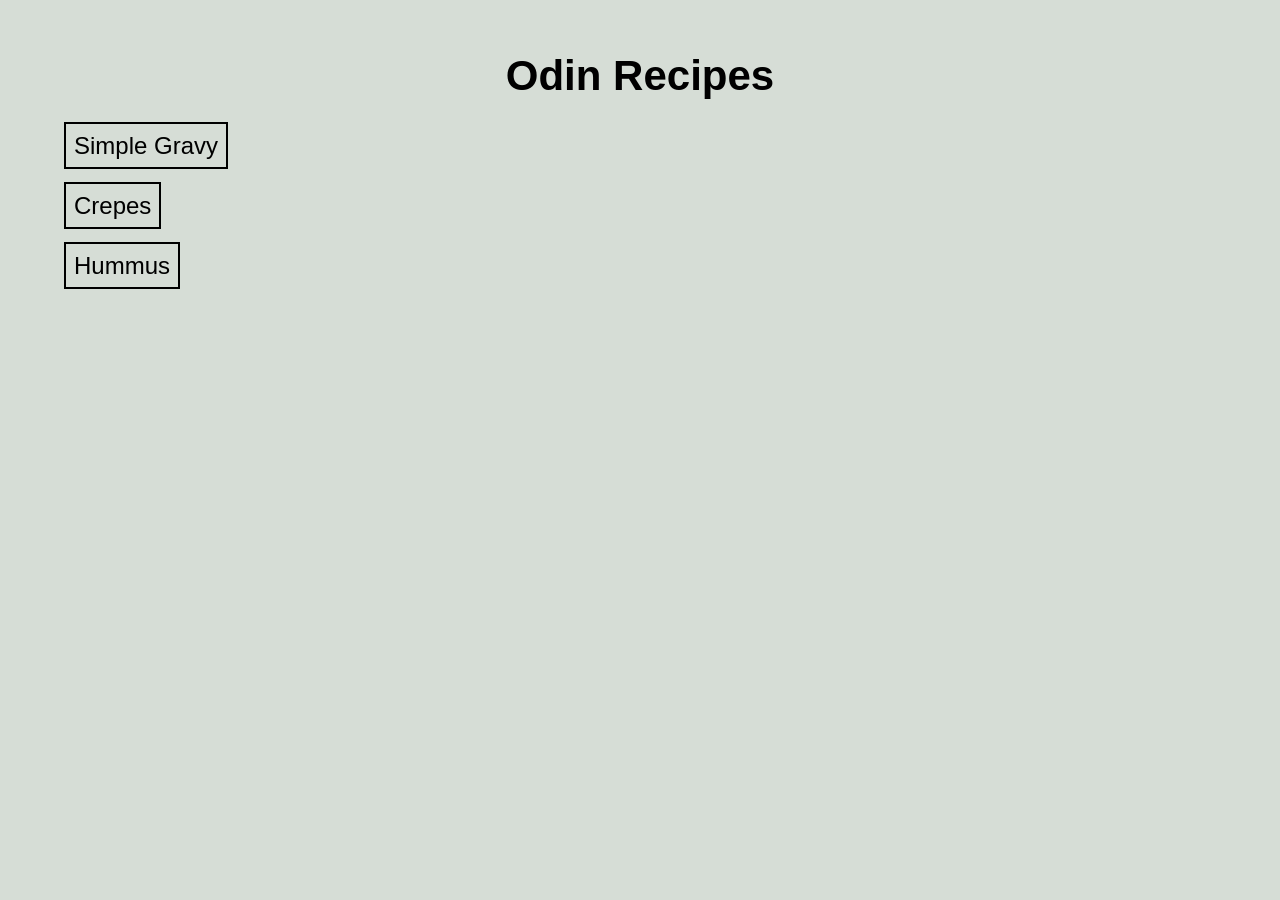
<file: index.html>
<!DOCTYPE html>
<html lang="en">
<head>
    <meta charset="UTF-8">
    <meta name="viewport" content="width=device-width, initial-scale=1.0">
    <title>odin-recipes</title>
    <link rel="stylesheet" href="styles.css">
</head>
<body>
    <h1 class="main-title">Odin Recipes</h1>
    <ul class="recipe-list">
        <li class="recipe-list-item"><a href="recipes/gravy.html">Simple Gravy</a></li>
        <li class="recipe-list-item"><a href="recipes/crepes.html">Crepes</a></li>
        <li class="recipe-list-item"><a href="recipes/hummus.html">Hummus</a></li>
    </ul>
</body>
</html>
</file>
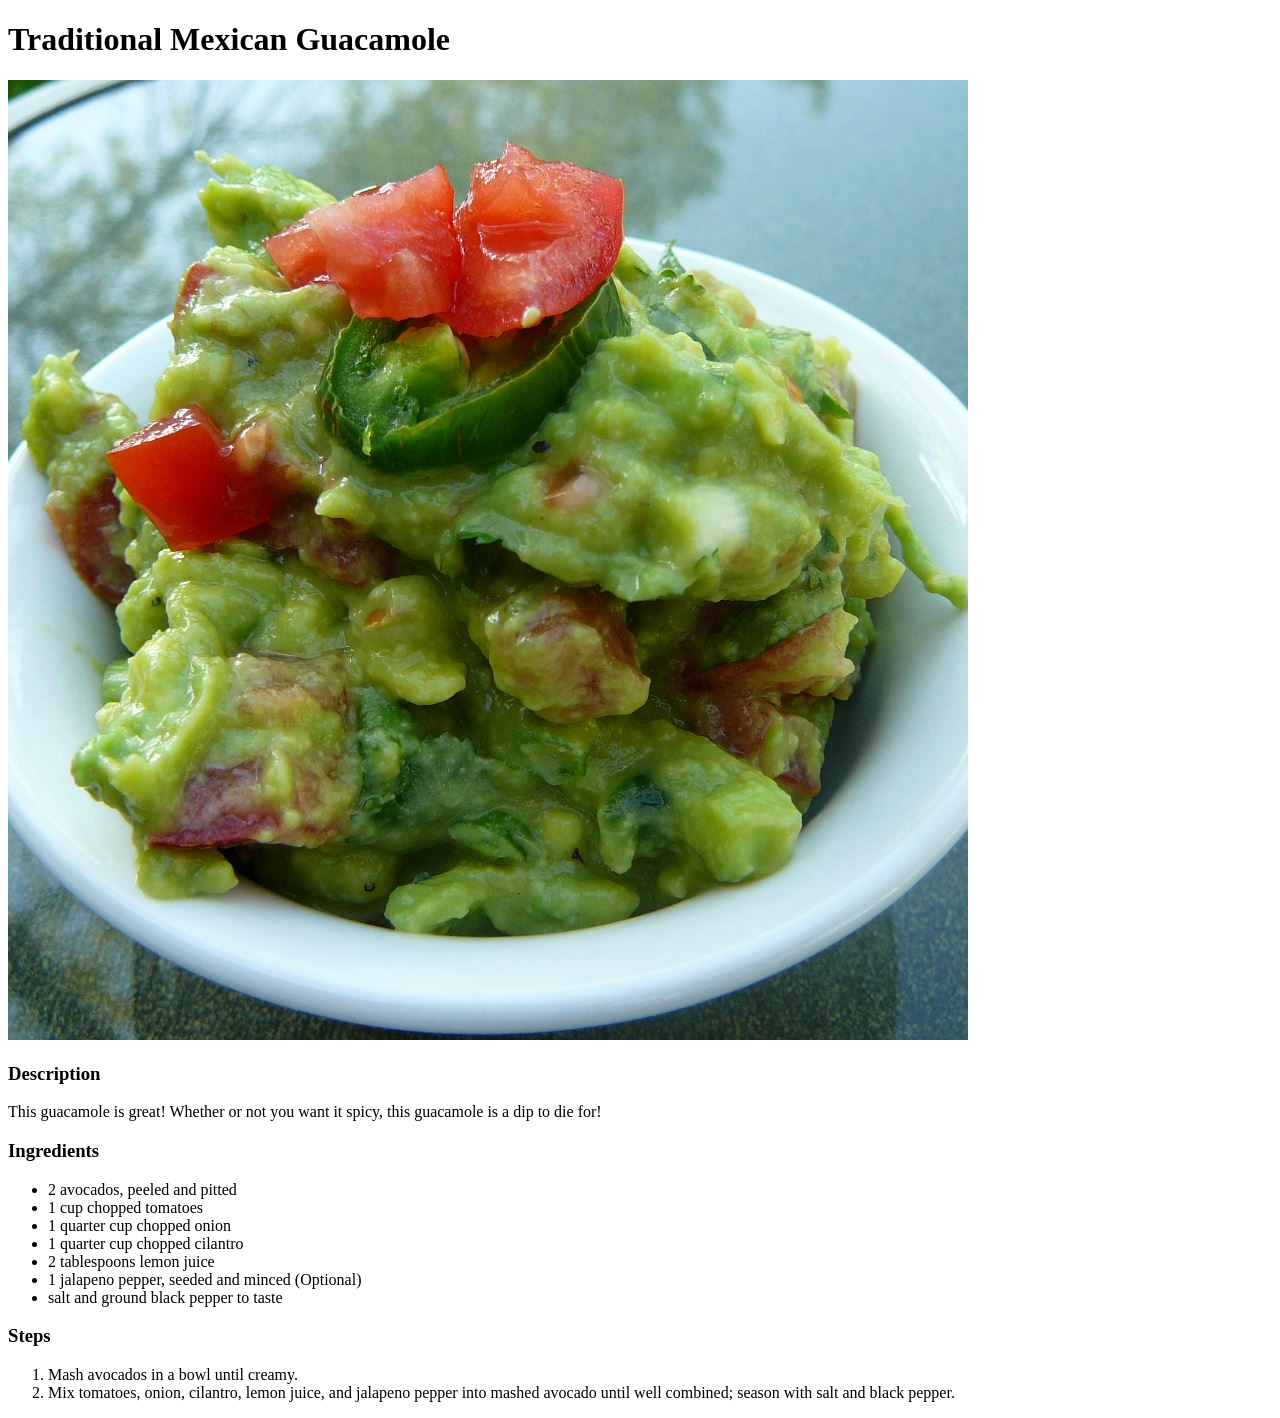
<file: recipes/guac.html>
<!DOCTYPE html>
<html lang="en">
    <head>
        <meta charset="utf-8">
        <title>Traditional Mexican Guacamole</title>
    </head>
    <body>
        <h1>Traditional Mexican Guacamole</h1>
        <img src="../images/guac.jpg" alt="Picture of guacamole">
        <h3>Description</h3>
        <p>This guacamole is great! Whether or not you want it spicy, this guacamole is a dip to die for!</p>
        <h3>Ingredients</h3>
        <ul>
            <li>2 avocados, peeled and pitted</li>
            <li>1 cup chopped tomatoes</li>
            <li>1 quarter cup chopped onion</li>
            <li>1 quarter cup chopped cilantro</li>
            <li>2 tablespoons lemon juice</li>
            <li>1 jalapeno pepper, seeded and minced (Optional)</li>
            <li>salt and ground black pepper to taste</li>
        </ul>
        <h3>Steps</h3>
        <ol>
            <li>Mash avocados in a bowl until creamy.</li>
            <li>Mix tomatoes, onion, cilantro, lemon juice, and jalapeno pepper into mashed avocado until well combined; season with salt and black pepper.</li>
        </ol>


    </body>
</html>
</file>
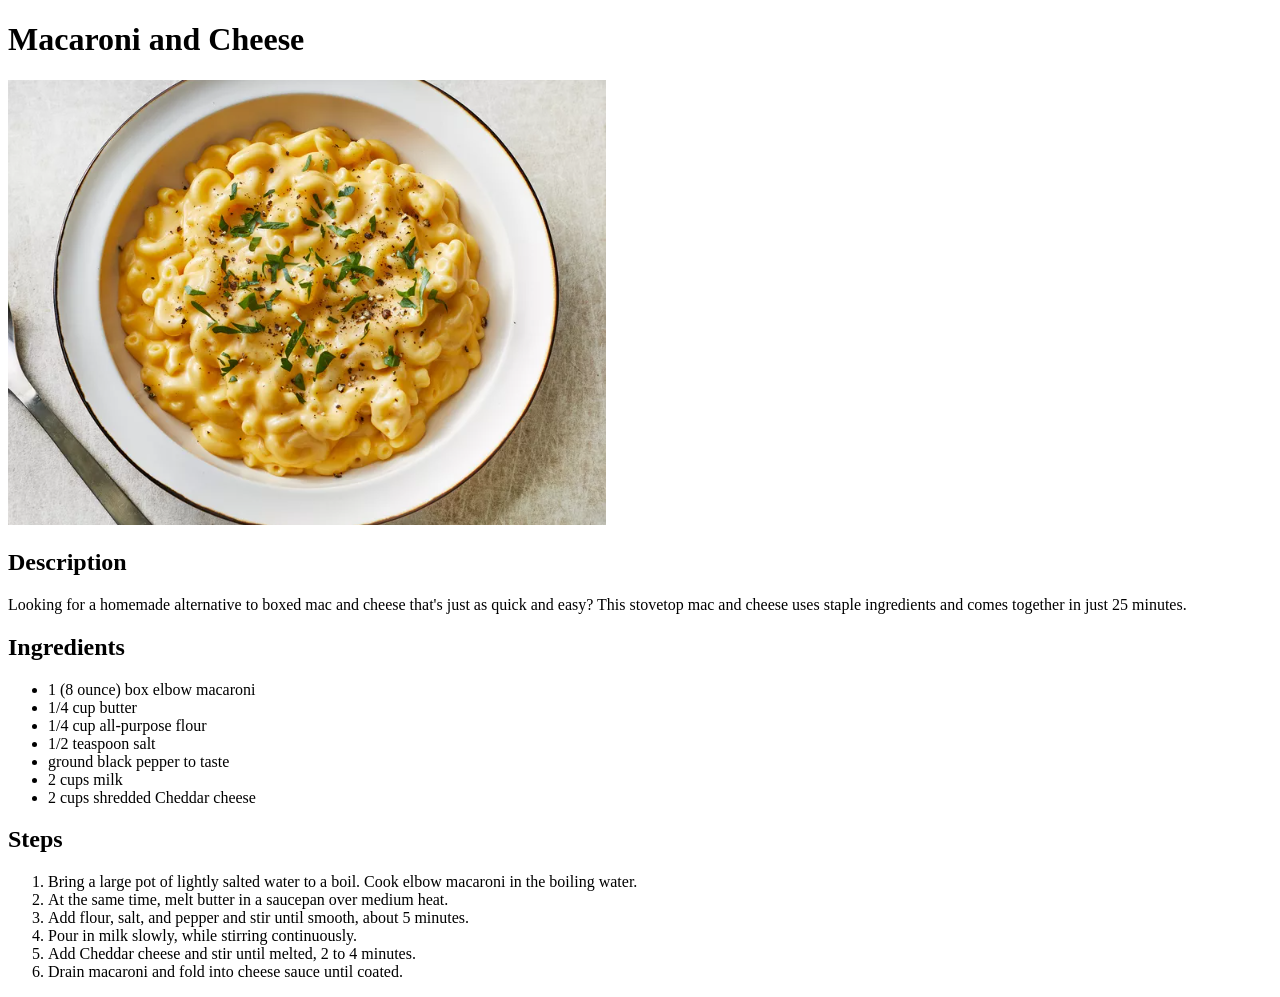
<file: recipes/macncheese.html>
<!DOCTYPE html>
<html lang="en">
  <head>
    <meta charset="UTF-8" />
    <meta http-equiv="X-UA-Compatible" content="IE=edge" />
    <meta name="viewport" content="width=device-width, initial-scale=1.0" />
    <title>Macaroni and Cheese</title>
  </head>
  <body>
    <h1>Macaroni and Cheese</h1>
    <img src="../images/mac.png" alt="macncheese" />
    <h2>Description</h2>
    <p>
      Looking for a homemade alternative to boxed mac and cheese that's just as
      quick and easy? This stovetop mac and cheese uses staple ingredients and
      comes together in just 25 minutes.
    </p>
    <h2>Ingredients</h2>
    <ul>
      <li>1 (8 ounce) box elbow macaroni</li>
      <li>1/4 cup butter</li>
      <li>1/4 cup all-purpose flour</li>
      <li>1/2 teaspoon salt</li>
      <li>ground black pepper to taste</li>
      <li>2 cups milk</li>
      <li>2 cups shredded Cheddar cheese</li>
    </ul>
    <h2>Steps</h2>
    <ol>
      <li>
        Bring a large pot of lightly salted water to a boil. Cook elbow macaroni
        in the boiling water.
      </li>
      <li>At the same time, melt butter in a saucepan over medium heat.</li>
      <li>
        Add flour, salt, and pepper and stir until smooth, about 5 minutes.
      </li>
      <li>Pour in milk slowly, while stirring continuously.</li>
      <li>Add Cheddar cheese and stir until melted, 2 to 4 minutes.</li>
      <li>Drain macaroni and fold into cheese sauce until coated.</li>
    </ol>
  </body>
</html>
</file>
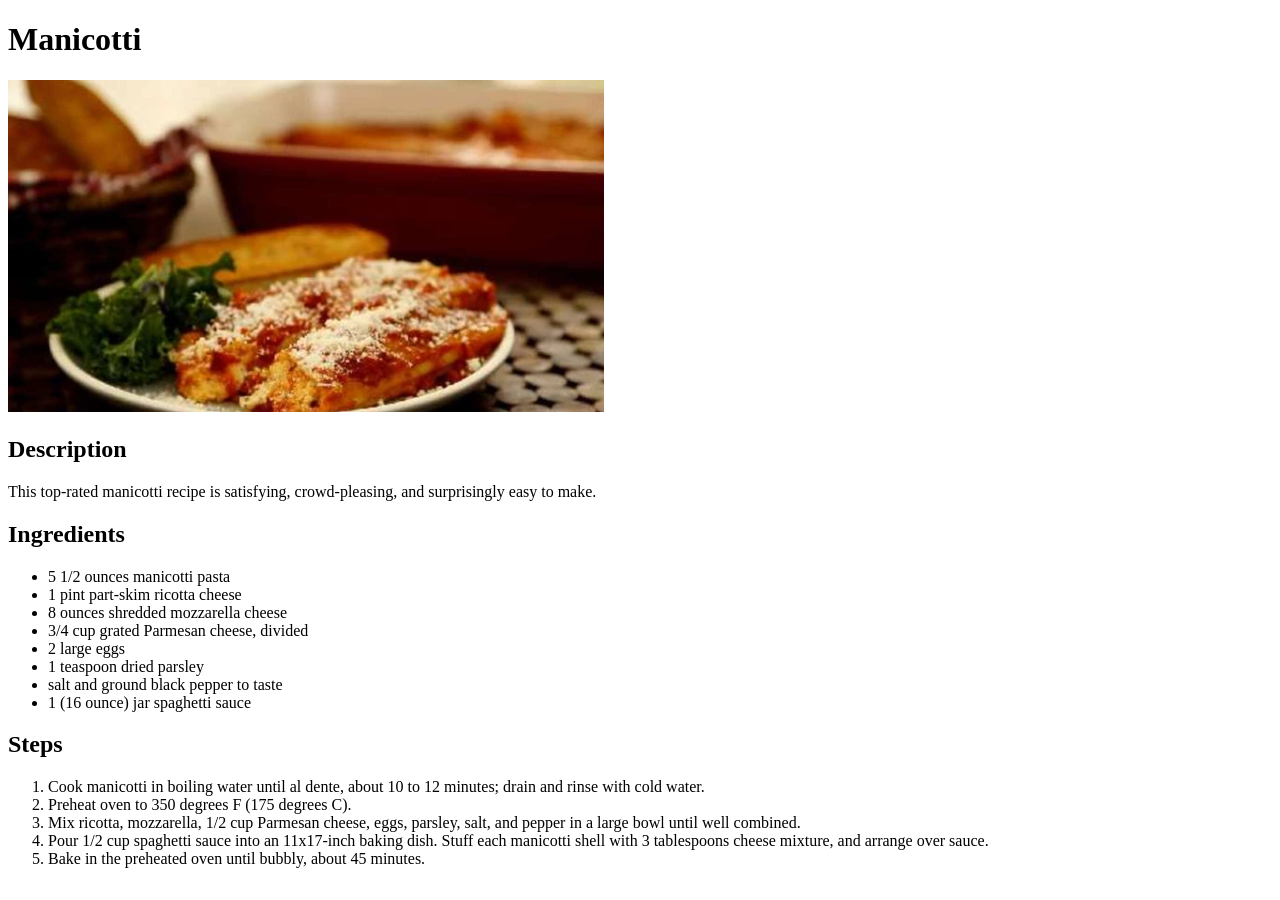
<file: recipes/manicotti.html>
<!DOCTYPE html>
<html lang="en">
  <head>
    <meta charset="UTF-8" />
    <meta http-equiv="X-UA-Compatible" content="IE=edge" />
    <meta name="viewport" content="width=device-width, initial-scale=1.0" />
    <title>Manicotti</title>
  </head>
  <body>
    <h1>Manicotti</h1>
    <img src="../images/manicotti.png" alt="manicotti" />
    <h2>Description</h2>
    <p>
      This top-rated manicotti recipe is satisfying, crowd-pleasing, and
      surprisingly easy to make.
    </p>
    <h2>Ingredients</h2>
    <ul>
      <li>5 1/2 ounces manicotti pasta</li>
      <li>1 pint part-skim ricotta cheese</li>
      <li>8 ounces shredded mozzarella cheese</li>
      <li>3/4 cup grated Parmesan cheese, divided</li>
      <li>2 large eggs</li>
      <li>1 teaspoon dried parsley</li>
      <li>salt and ground black pepper to taste</li>
      <li>1 (16 ounce) jar spaghetti sauce</li>
    </ul>
    <h2>Steps</h2>
    <ol>
      <li>
        Cook manicotti in boiling water until al dente, about 10 to 12 minutes;
        drain and rinse with cold water.
      </li>
      <li>Preheat oven to 350 degrees F (175 degrees C).</li>
      <li>
        Mix ricotta, mozzarella, 1/2 cup Parmesan cheese, eggs, parsley, salt,
        and pepper in a large bowl until well combined.
      </li>
      <li>
        Pour 1/2 cup spaghetti sauce into an 11x17-inch baking dish. Stuff each
        manicotti shell with 3 tablespoons cheese mixture, and arrange over
        sauce.
      </li>
      <li>Bake in the preheated oven until bubbly, about 45 minutes.</li>
    </ol>
  </body>
</html>
</file>
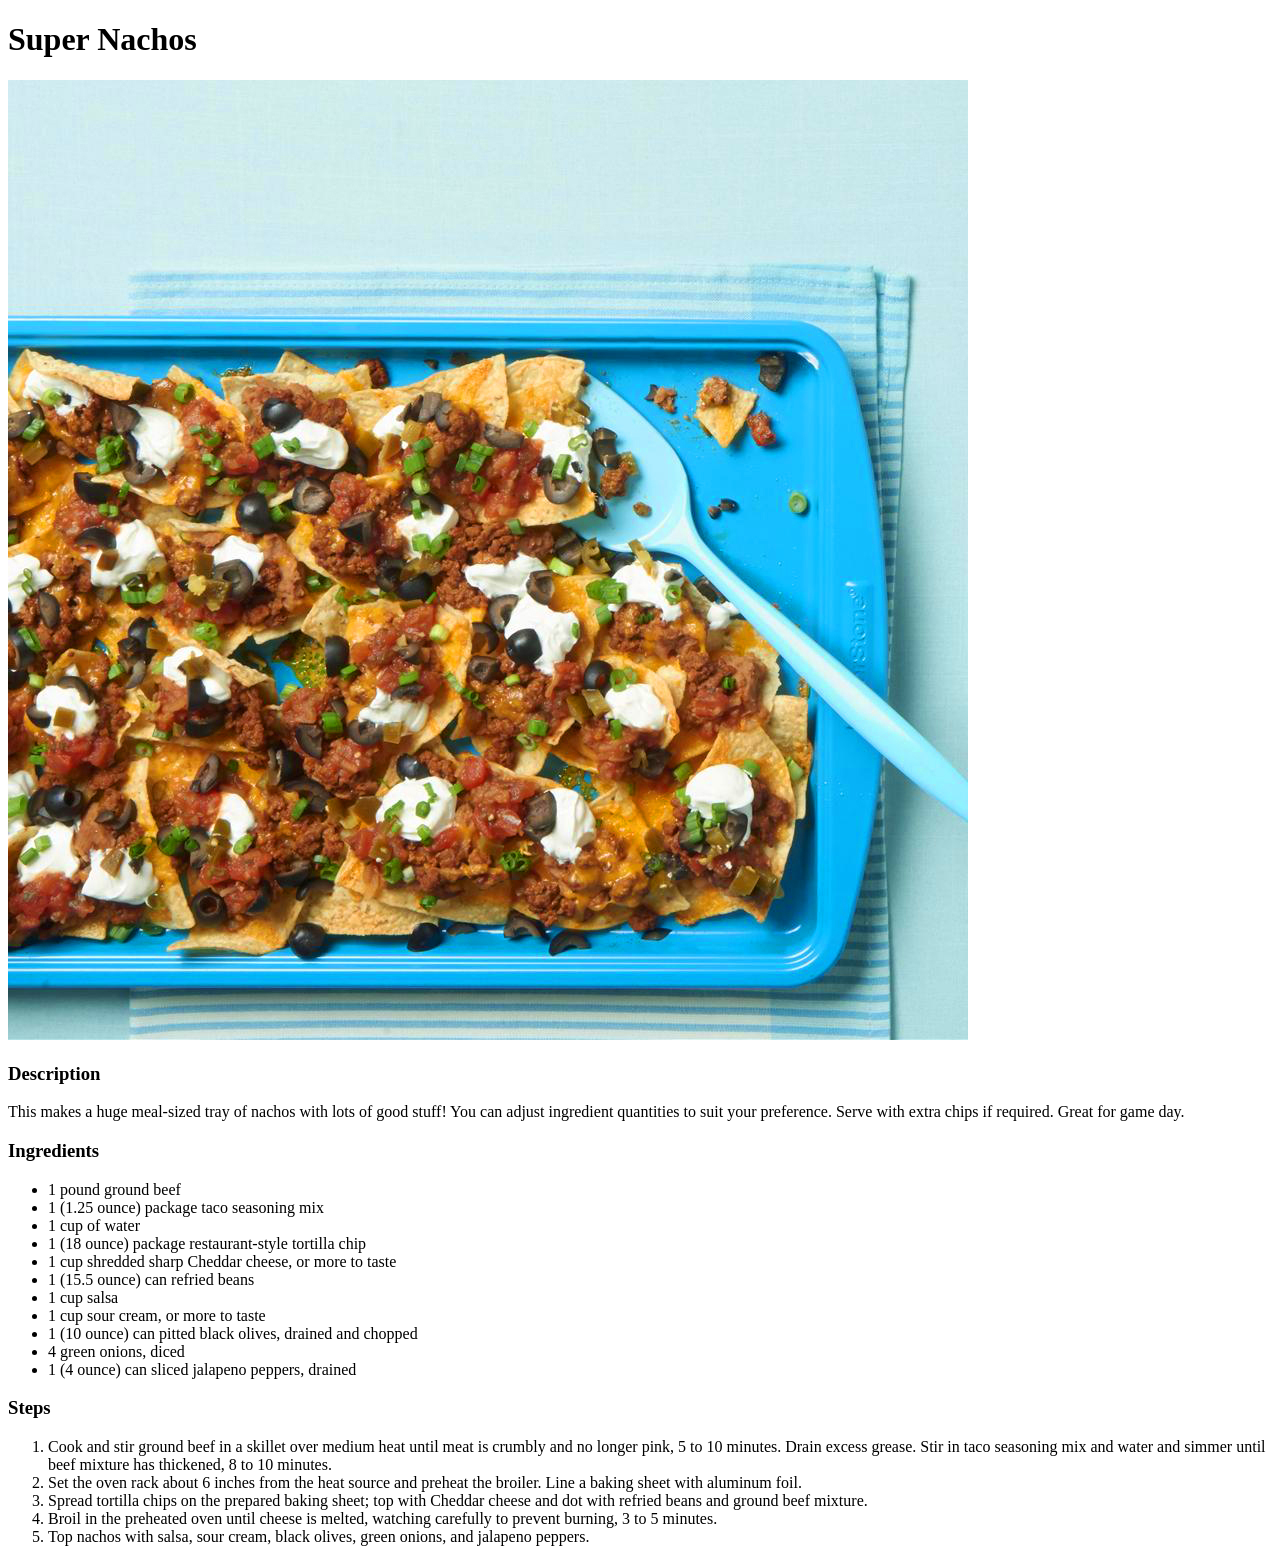
<file: recipes/nachos.html>
<!DOCTYPE html>
<html lang="en">
    <head>
        <meta charset="utf-8">
        <title>Super Nachos</title>
    </head>
    <body>
        <h1>Super Nachos</h1>
        <img src="../images/nachos.jpg" alt="Picture of Nachos">
        <h3>Description</h3>
        <p>This makes a huge meal-sized tray of nachos with lots of good stuff! You can adjust ingredient quantities to suit your preference. Serve with extra chips if required. Great for game day.</p>
        <h3>Ingredients</h3>
        <ul>
            <li>1 pound ground beef</li>
            <li>1 (1.25 ounce) package taco seasoning mix</li>
            <li>1 cup of water</li>
            <li>1 (18 ounce) package restaurant-style tortilla chip</li>
            <li>1 cup shredded sharp Cheddar cheese, or more to taste</li>
            <li>1 (15.5 ounce) can refried beans</li>
            <li>1 cup salsa</li>
            <li>1 cup sour cream, or more to taste</li>
            <li>1 (10 ounce) can pitted black olives, drained and chopped</li>
            <li>4 green onions, diced</li>
            <li>1 (4 ounce) can sliced jalapeno peppers, drained</li>
        </ul>
        <h3>Steps</h3>
        <ol>
            <li>Cook and stir ground beef in a skillet over medium heat until meat is crumbly and no longer pink, 5 to 10 minutes. Drain excess grease. Stir in taco seasoning mix and water and simmer until beef mixture has thickened, 8 to 10 minutes.</li>
            <li>Set the oven rack about 6 inches from the heat source and preheat the broiler. Line a baking sheet with aluminum foil.</li>
            <li>Spread tortilla chips on the prepared baking sheet; top with Cheddar cheese and dot with refried beans and ground beef mixture.</li>
            <li>Broil in the preheated oven until cheese is melted, watching carefully to prevent burning, 3 to 5 minutes.</li>
            <li>Top nachos with salsa, sour cream, black olives, green onions, and jalapeno peppers.</li>
        </ol>


    </body>
</html>
</file>
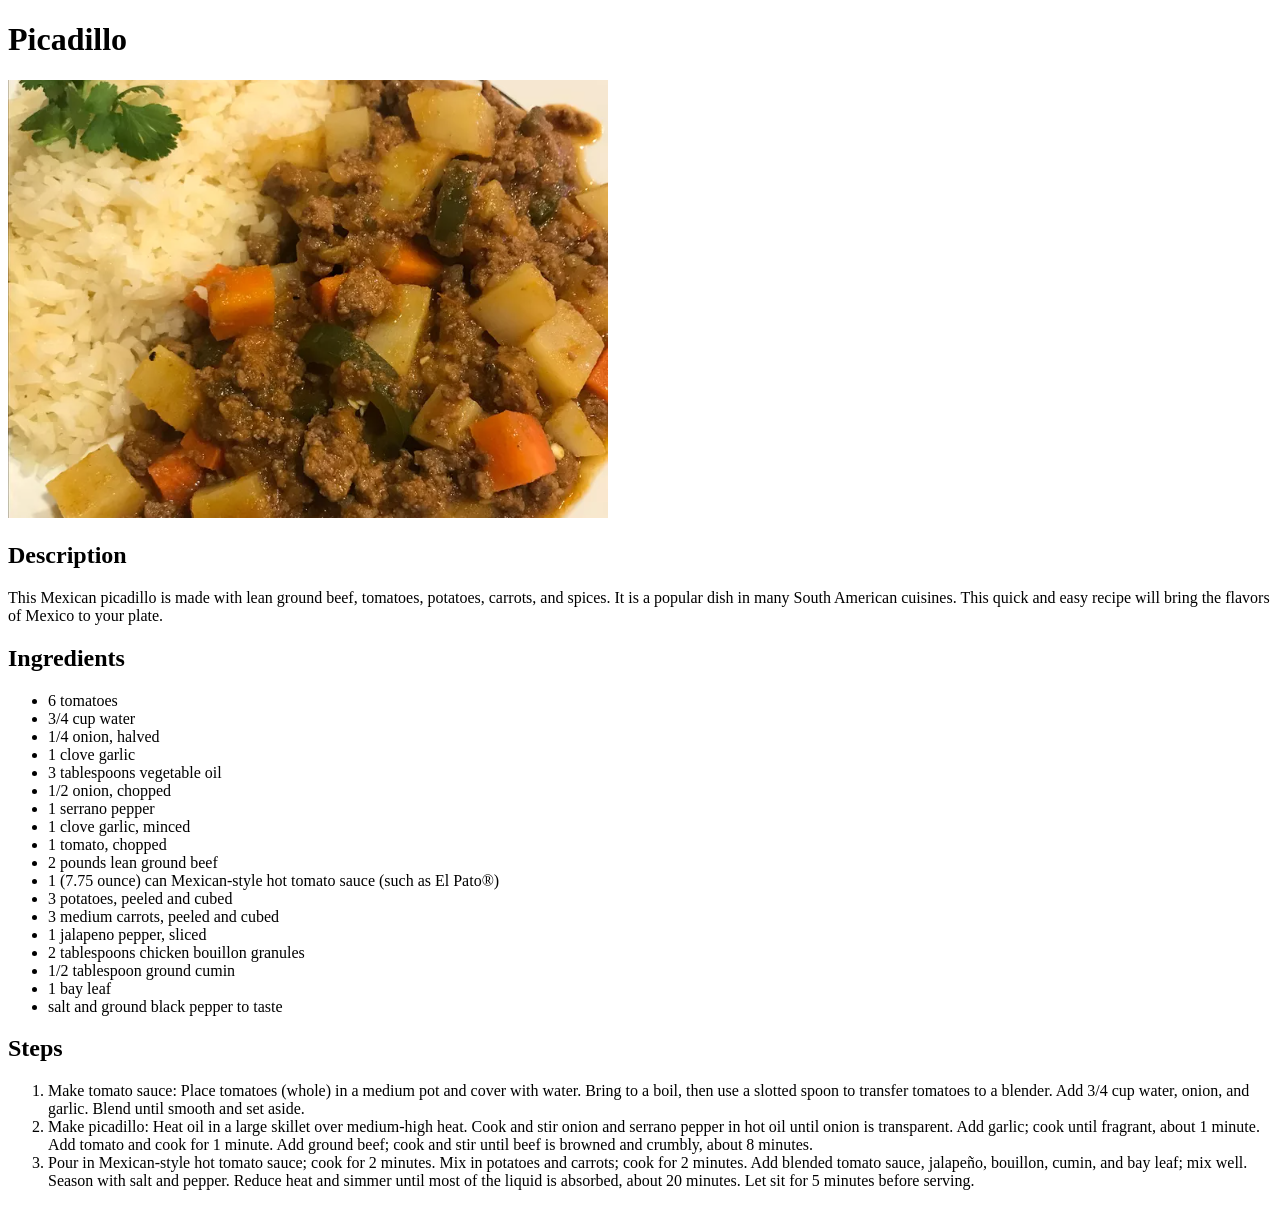
<file: recipes/picadillo.html>
<!DOCTYPE html>
<html lang="en">
  <head>
    <meta charset="UTF-8" />
    <meta http-equiv="X-UA-Compatible" content="IE=edge" />
    <meta name="viewport" content="width=device-width, initial-scale=1.0" />
    <title>Picadillo</title>
  </head>
  <body>
    <h1>Picadillo</h1>
    <img src="../images/picadillo.png" alt="picadillo" />
    <h2>Description</h2>
    <p>
      This Mexican picadillo is made with lean ground beef, tomatoes, potatoes,
      carrots, and spices. It is a popular dish in many South American cuisines.
      This quick and easy recipe will bring the flavors of Mexico to your plate.
    </p>
    <h2>Ingredients</h2>
    <ul>
      <li>6 tomatoes</li>
      <li>3/4 cup water</li>
      <li>1/4 onion, halved</li>
      <li>1 clove garlic</li>
      <li>3 tablespoons vegetable oil</li>
      <li>1/2 onion, chopped</li>
      <li>1 serrano pepper</li>
      <li>1 clove garlic, minced</li>
      <li>1 tomato, chopped</li>
      <li>2 pounds lean ground beef</li>
      <li>
        1 (7.75 ounce) can Mexican-style hot tomato sauce (such as El Pato®)
      </li>
      <li>3 potatoes, peeled and cubed</li>
      <li>3 medium carrots, peeled and cubed</li>
      <li>1 jalapeno pepper, sliced</li>
      <li>2 tablespoons chicken bouillon granules</li>
      <li>1/2 tablespoon ground cumin</li>
      <li>1 bay leaf</li>
      <li>salt and ground black pepper to taste</li>
    </ul>
    <h2>Steps</h2>
    <ol>
      <li>
        Make tomato sauce: Place tomatoes (whole) in a medium pot and cover with
        water. Bring to a boil, then use a slotted spoon to transfer tomatoes to
        a blender. Add 3/4 cup water, onion, and garlic. Blend until smooth and
        set aside.
      </li>
      <li>
        Make picadillo: Heat oil in a large skillet over medium-high heat. Cook
        and stir onion and serrano pepper in hot oil until onion is transparent.
        Add garlic; cook until fragrant, about 1 minute. Add tomato and cook for
        1 minute. Add ground beef; cook and stir until beef is browned and
        crumbly, about 8 minutes.
      </li>
      <li>
        Pour in Mexican-style hot tomato sauce; cook for 2 minutes. Mix in
        potatoes and carrots; cook for 2 minutes. Add blended tomato sauce,
        jalapeño, bouillon, cumin, and bay leaf; mix well. Season with salt and
        pepper. Reduce heat and simmer until most of the liquid is absorbed,
        about 20 minutes. Let sit for 5 minutes before serving.
      </li>
    </ol>
  </body>
</html>
</file>
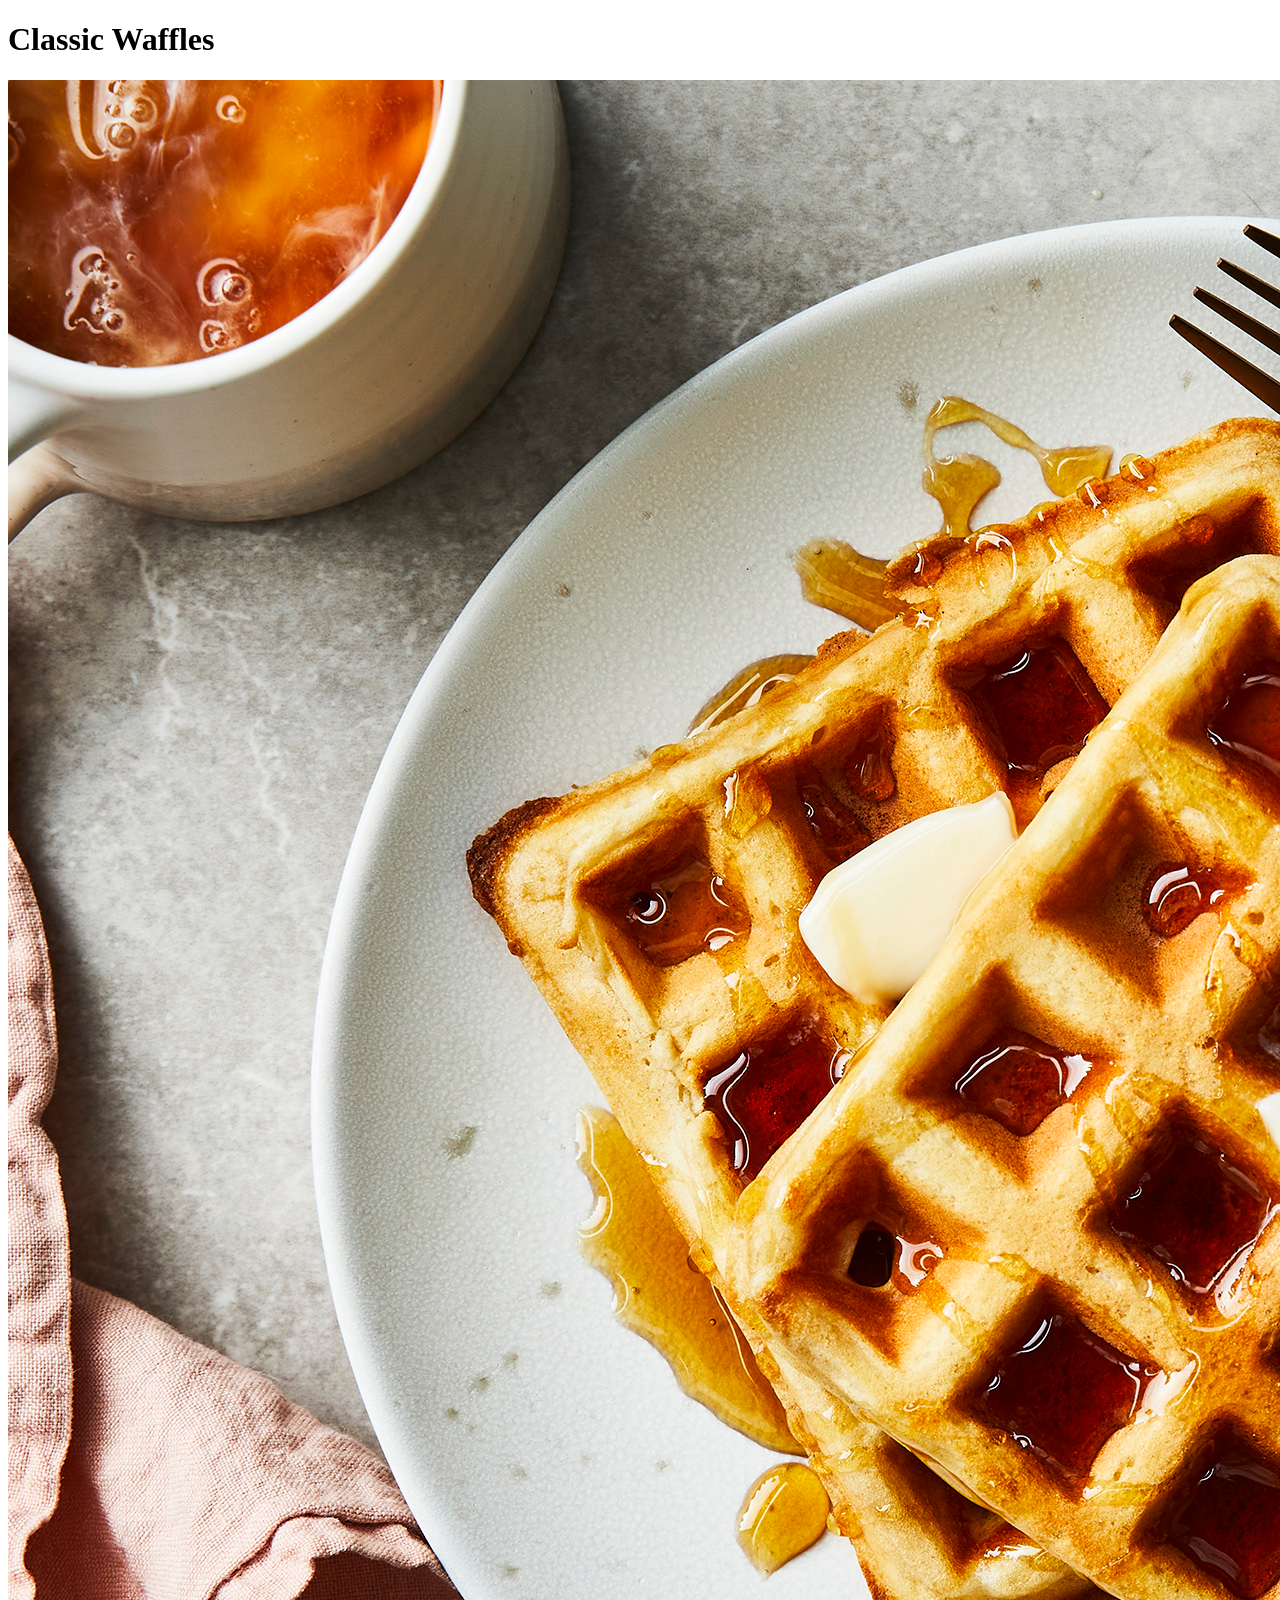
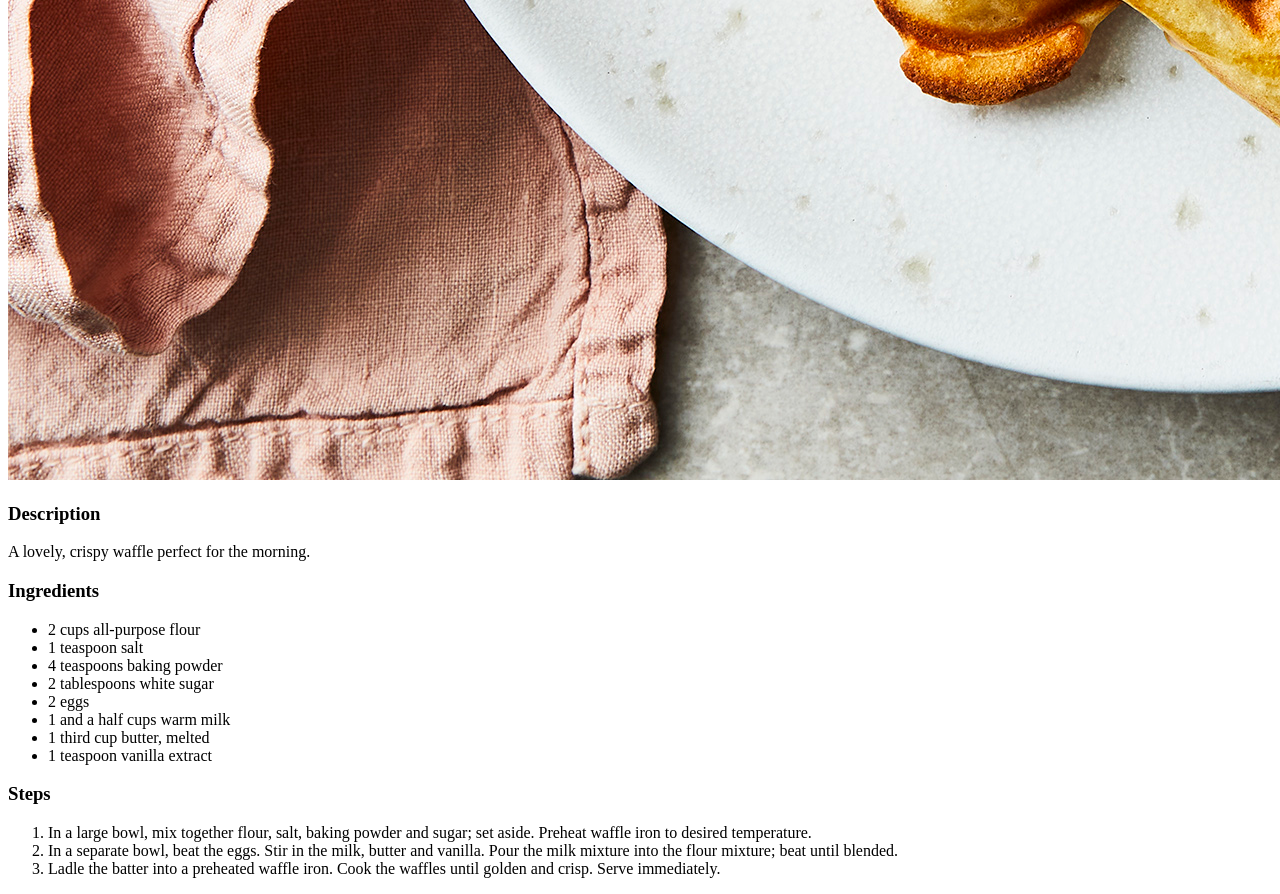
<file: recipes/waffles.html>
<!DOCTYPE html>
<html lang="en">
    <head>
        <meta charset="utf-8">
        <title>Classic Waffles</title>
    </head>
    <body>
        <h1>Classic Waffles</h1>
        <img src="../images/waffles.jpg" alt="Picture of waffles">
        <h3>Description</h3>
        <p>A lovely, crispy waffle perfect for the morning.</p>
        <h3>Ingredients</h3>
        <ul>
            <li>2 cups all-purpose flour</li>
            <li>1 teaspoon salt</li>
            <li>4 teaspoons baking powder</li>
            <li>2 tablespoons white sugar</li>
            <li>2 eggs</li>
            <li>1 and a half cups warm milk</li>
            <li>1 third cup butter, melted</li>
            <li>1 teaspoon vanilla extract</li>
        </ul>
        <h3>Steps</h3>
        <ol>
            <li>In a large bowl, mix together flour, salt, baking powder and sugar; set aside. Preheat waffle iron to desired temperature.</li>
            <li>In a separate bowl, beat the eggs. Stir in the milk, butter and vanilla. Pour the milk mixture into the flour mixture; beat until blended.</li>
            <li>Ladle the batter into a preheated waffle iron. Cook the waffles until golden and crisp. Serve immediately.</li>
        </ol>


    </body>
</html>
</file>
<file: styles.css>
body{
    background-color: rgb(214, 221, 214);
    font-family: 'Franklin Gothic Medium', 'Arial Narrow', Arial, sans-serif;
    padding: 16px;
}

.main-title{
    text-align: center;
    font-size: 42px;
}

.recipe-list{
    font-size: 24px;
    list-style-type: none;
}

.recipe-list-item{
    margin-top: 32px;
}

.recipe-list-item a{
    text-decoration: none;
    color: black;
    border: 2px solid black;
    padding: 8px;
}

.navigation-title{
    font-size: 24px;
    border: 2px solid rgb(53, 99, 63);
    padding: 8px;
    color: black;
    text-decoration: none;
}

.recipe-title{
    font-size: 36px;
}
</file>
